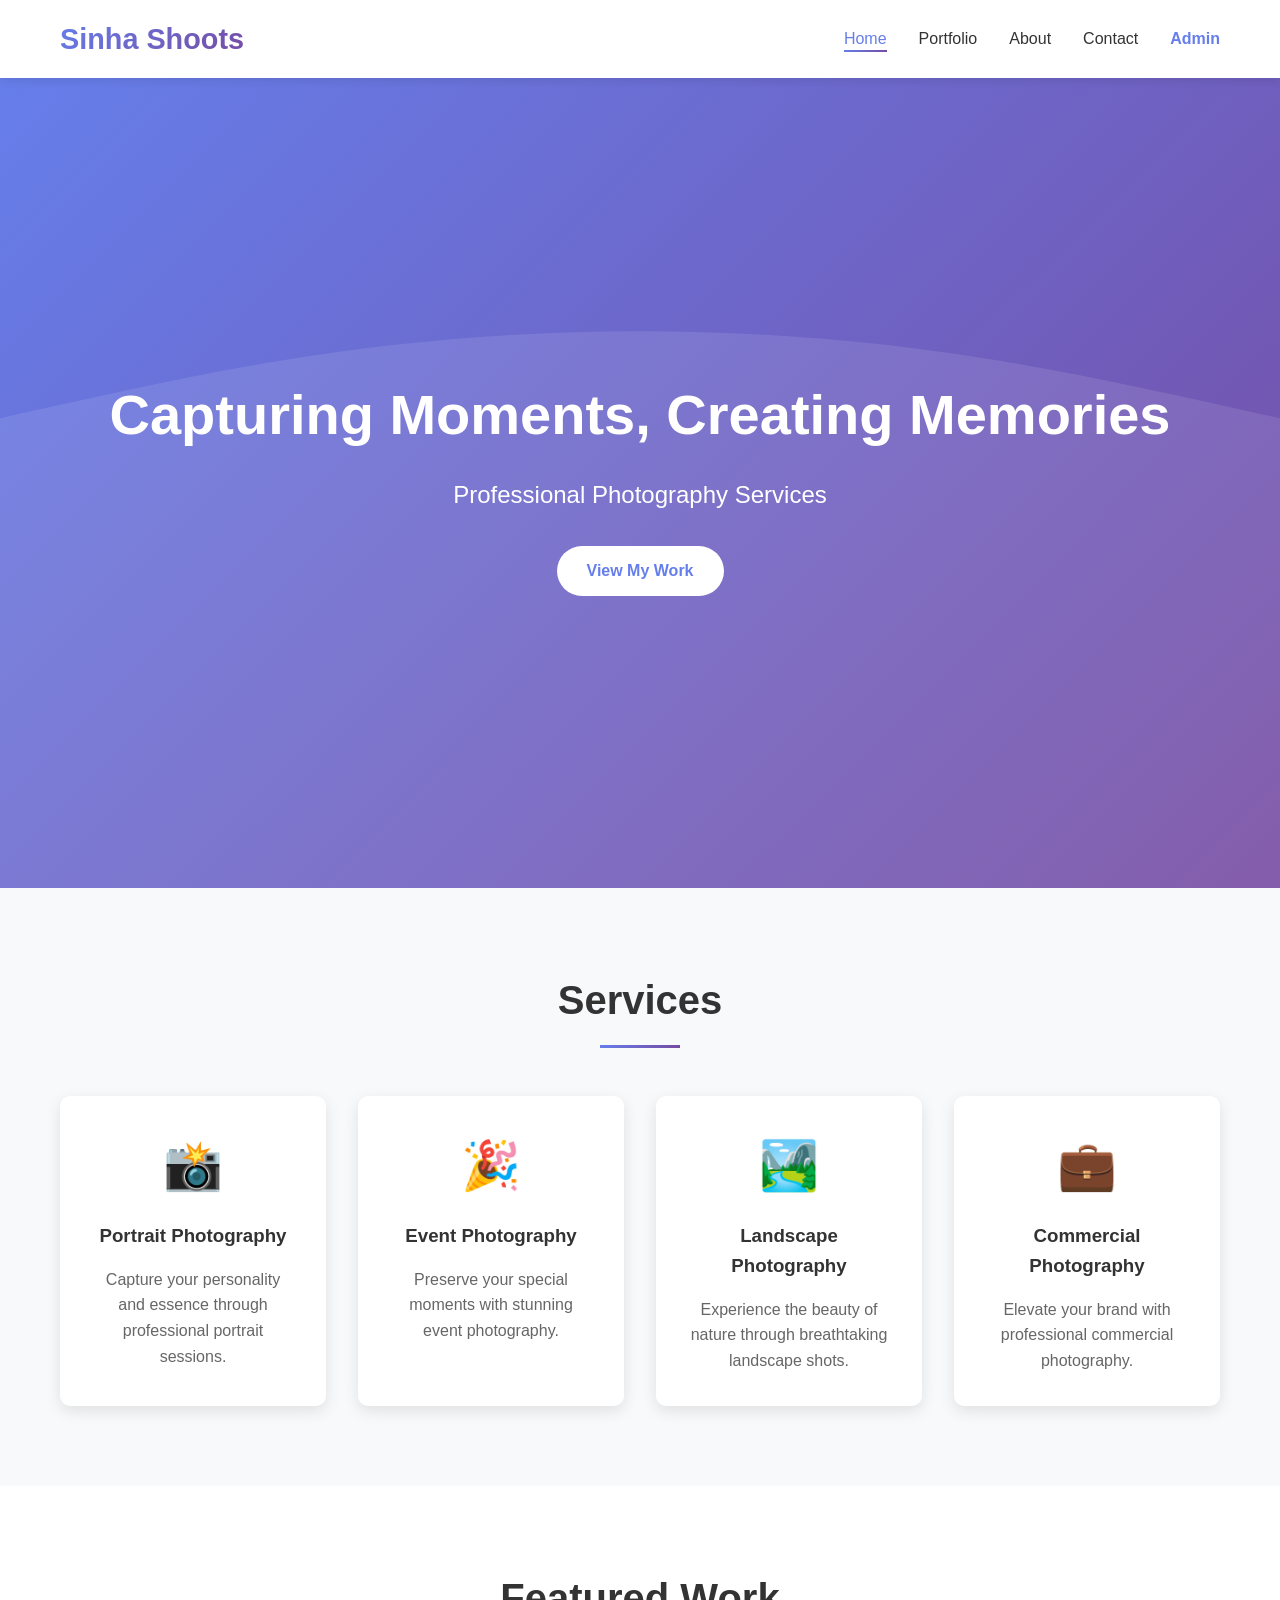
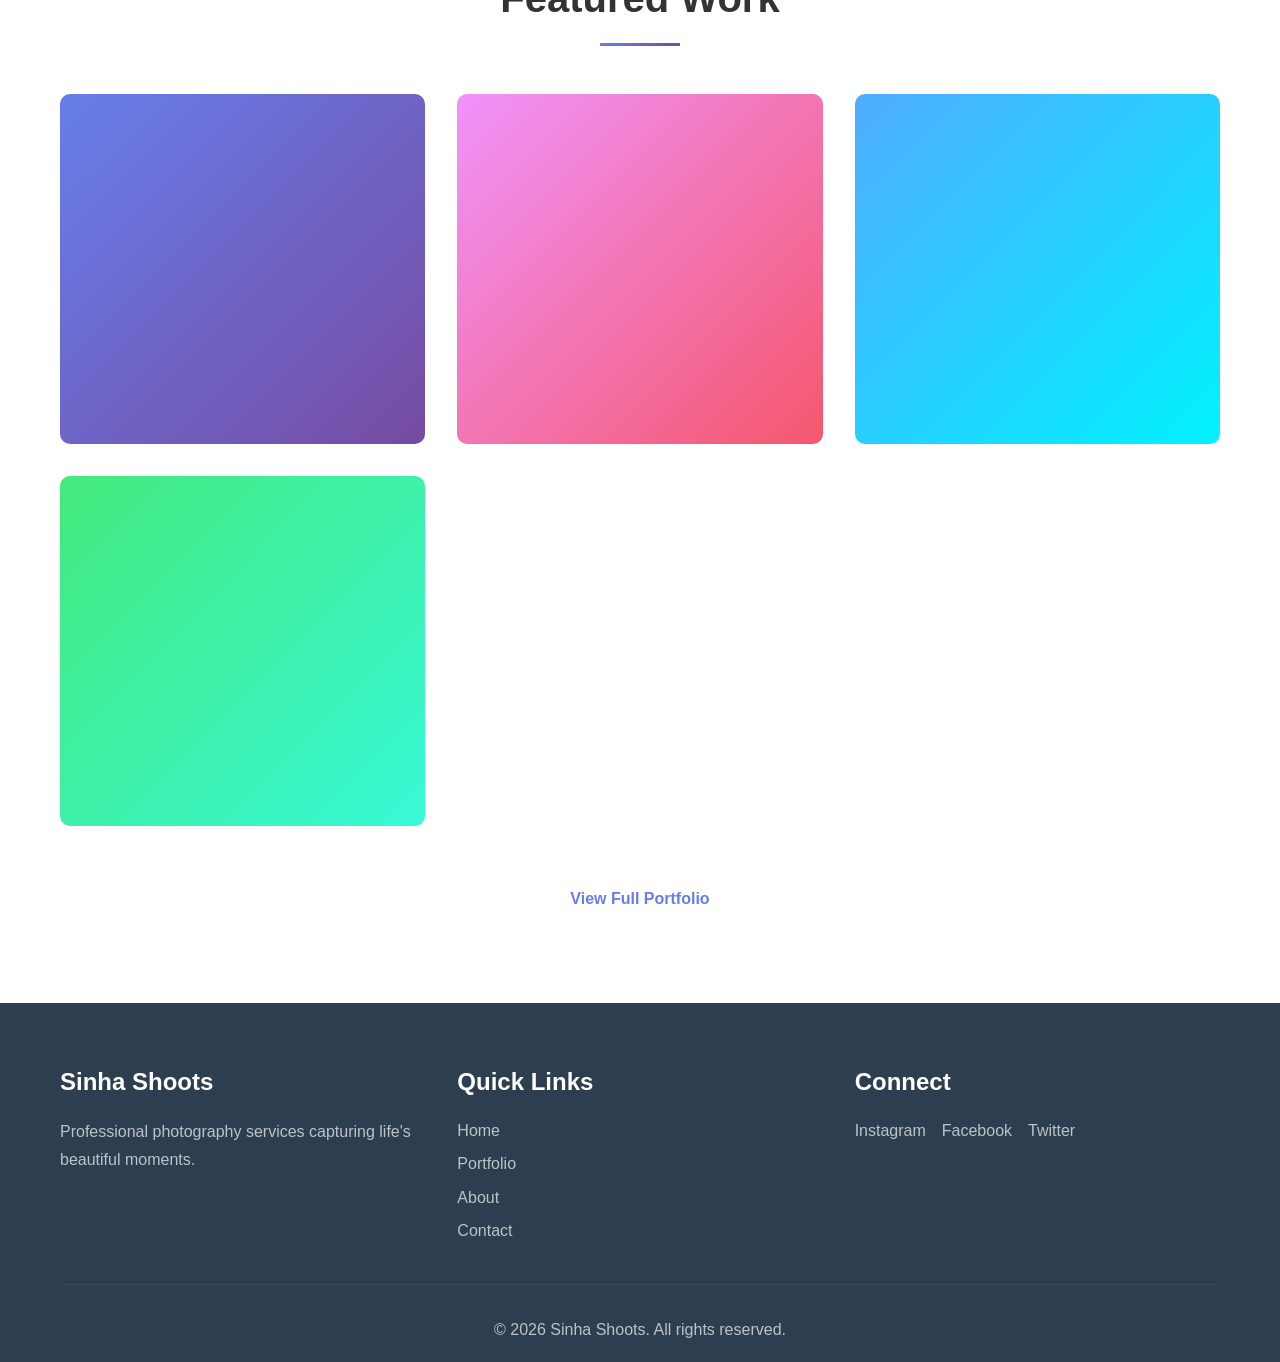
<file: index.html>
<!DOCTYPE html>
<html lang="en">
<head>
    <meta charset="UTF-8">
    <meta name="viewport" content="width=device-width, initial-scale=1.0">
    <title>Sinha Shoots - Photography Portfolio</title>
    <link rel="stylesheet" href="css/style.css">
</head>
<body>
    <!-- Navigation -->
    <nav class="navbar">
        <div class="container">
            <div class="logo">
                <h1>Sinha Shoots</h1>
            </div>
            <ul class="nav-menu">
                <li><a href="index.html" class="active">Home</a></li>
                <li><a href="portfolio.html">Portfolio</a></li>
                <li><a href="about.html">About</a></li>
                <li><a href="contact.html">Contact</a></li>
                <li><a href="admin.html" class="admin-link">Admin</a></li>
            </ul>
            <div class="hamburger">
                <span class="bar"></span>
                <span class="bar"></span>
                <span class="bar"></span>
            </div>
        </div>
    </nav>

    <!-- Hero Section -->
    <section class="hero">
        <div class="hero-content">
            <h2>Capturing Moments, Creating Memories</h2>
            <p>Professional Photography Services</p>
            <a href="portfolio.html" class="btn">View My Work</a>
        </div>
    </section>

    <!-- Services Section -->
    <section class="services">
        <div class="container">
            <h2 class="section-title">Services</h2>
            <div class="services-grid">
                <div class="service-card">
                    <div class="service-icon">📸</div>
                    <h3>Portrait Photography</h3>
                    <p>Capture your personality and essence through professional portrait sessions.</p>
                </div>
                <div class="service-card">
                    <div class="service-icon">🎉</div>
                    <h3>Event Photography</h3>
                    <p>Preserve your special moments with stunning event photography.</p>
                </div>
                <div class="service-card">
                    <div class="service-icon">🏞️</div>
                    <h3>Landscape Photography</h3>
                    <p>Experience the beauty of nature through breathtaking landscape shots.</p>
                </div>
                <div class="service-card">
                    <div class="service-icon">💼</div>
                    <h3>Commercial Photography</h3>
                    <p>Elevate your brand with professional commercial photography.</p>
                </div>
            </div>
        </div>
    </section>

    <!-- Featured Work Section -->
    <section class="featured-work">
        <div class="container">
            <h2 class="section-title">Featured Work</h2>
            <div class="gallery-preview">
                <div class="gallery-item">
                    <div class="placeholder-img" style="background: linear-gradient(135deg, #667eea 0%, #764ba2 100%);"></div>
                    <div class="item-overlay">
                        <h3>Portrait Session</h3>
                    </div>
                </div>
                <div class="gallery-item">
                    <div class="placeholder-img" style="background: linear-gradient(135deg, #f093fb 0%, #f5576c 100%);"></div>
                    <div class="item-overlay">
                        <h3>Wedding Event</h3>
                    </div>
                </div>
                <div class="gallery-item">
                    <div class="placeholder-img" style="background: linear-gradient(135deg, #4facfe 0%, #00f2fe 100%);"></div>
                    <div class="item-overlay">
                        <h3>Nature Landscape</h3>
                    </div>
                </div>
                <div class="gallery-item">
                    <div class="placeholder-img" style="background: linear-gradient(135deg, #43e97b 0%, #38f9d7 100%);"></div>
                    <div class="item-overlay">
                        <h3>Product Shoot</h3>
                    </div>
                </div>
            </div>
            <div class="cta-button">
                <a href="portfolio.html" class="btn">View Full Portfolio</a>
            </div>
        </div>
    </section>

    <!-- Footer -->
    <footer class="footer">
        <div class="container">
            <div class="footer-content">
                <div class="footer-section">
                    <h3>Sinha Shoots</h3>
                    <p>Professional photography services capturing life's beautiful moments.</p>
                </div>
                <div class="footer-section">
                    <h3>Quick Links</h3>
                    <ul>
                        <li><a href="index.html">Home</a></li>
                        <li><a href="portfolio.html">Portfolio</a></li>
                        <li><a href="about.html">About</a></li>
                        <li><a href="contact.html">Contact</a></li>
                    </ul>
                </div>
                <div class="footer-section">
                    <h3>Connect</h3>
                    <div class="social-links">
                        <a href="#" class="social-link">Instagram</a>
                        <a href="#" class="social-link">Facebook</a>
                        <a href="#" class="social-link">Twitter</a>
                    </div>
                </div>
            </div>
            <div class="footer-bottom">
                <p>&copy; 2026 Sinha Shoots. All rights reserved.</p>
            </div>
        </div>
    </footer>

    <script src="js/script.js"></script>
</body>
</html>
</file>
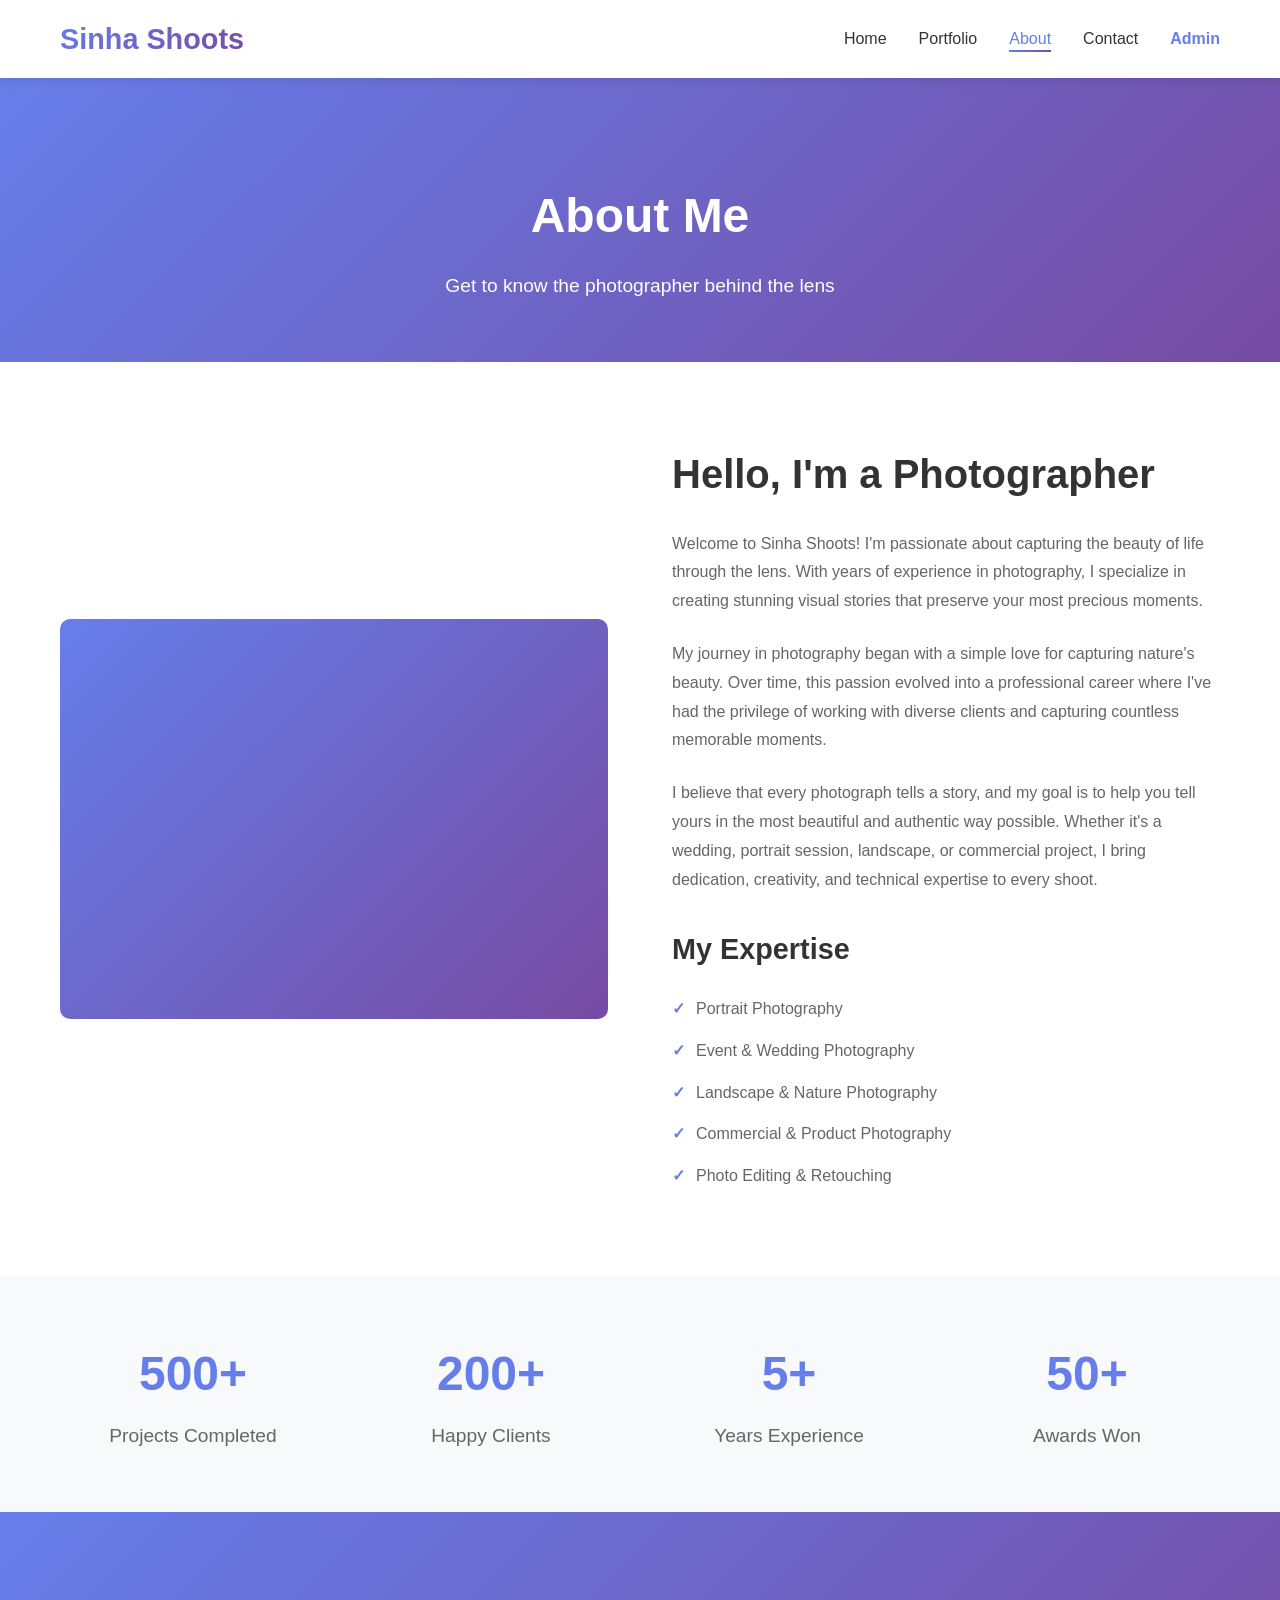
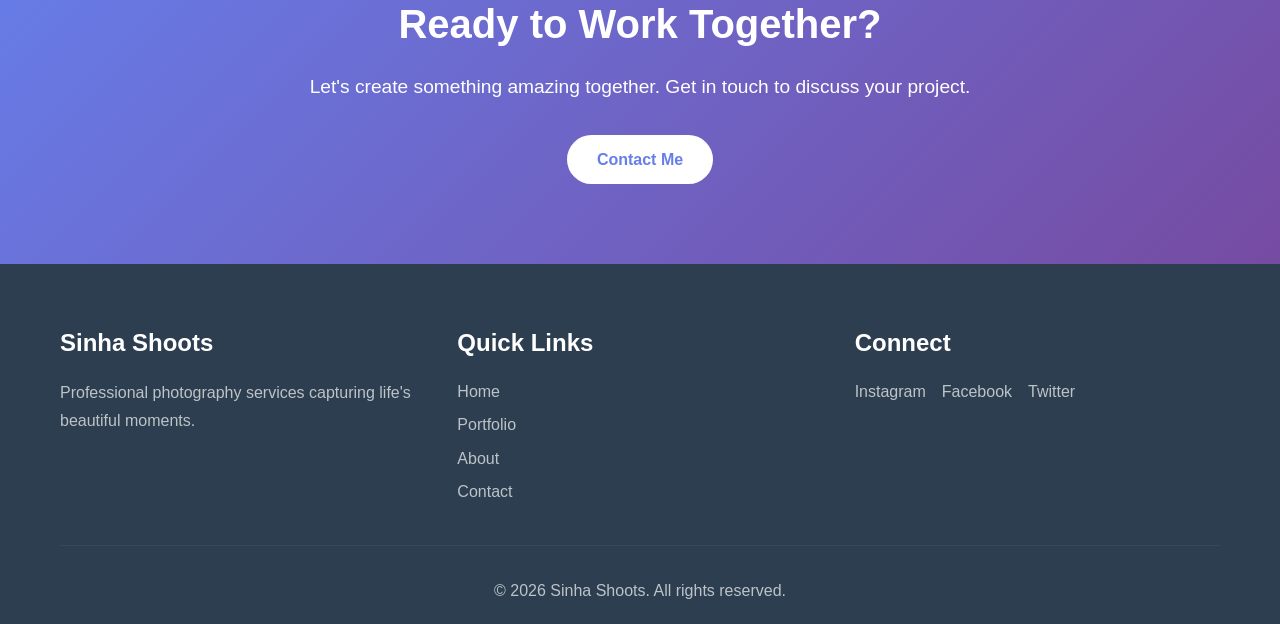
<file: about.html>
<!DOCTYPE html>
<html lang="en">
<head>
    <meta charset="UTF-8">
    <meta name="viewport" content="width=device-width, initial-scale=1.0">
    <title>About - Sinha Shoots</title>
    <link rel="stylesheet" href="css/style.css">
</head>
<body>
    <!-- Navigation -->
    <nav class="navbar">
        <div class="container">
            <div class="logo">
                <h1>Sinha Shoots</h1>
            </div>
            <ul class="nav-menu">
                <li><a href="index.html">Home</a></li>
                <li><a href="portfolio.html">Portfolio</a></li>
                <li><a href="about.html" class="active">About</a></li>
                <li><a href="contact.html">Contact</a></li>
                <li><a href="admin.html" class="admin-link">Admin</a></li>
            </ul>
            <div class="hamburger">
                <span class="bar"></span>
                <span class="bar"></span>
                <span class="bar"></span>
            </div>
        </div>
    </nav>

    <!-- Page Header -->
    <section class="page-header">
        <div class="container">
            <h1>About Me</h1>
            <p>Get to know the photographer behind the lens</p>
        </div>
    </section>

    <!-- About Content -->
    <section class="about-content">
        <div class="container">
            <div class="about-grid">
                <div class="about-image">
                    <div class="placeholder-img" style="background: linear-gradient(135deg, #667eea 0%, #764ba2 100%); min-height: 400px;"></div>
                </div>
                <div class="about-text">
                    <h2>Hello, I'm a Photographer</h2>
                    <p>Welcome to Sinha Shoots! I'm passionate about capturing the beauty of life through the lens. With years of experience in photography, I specialize in creating stunning visual stories that preserve your most precious moments.</p>
                    
                    <p>My journey in photography began with a simple love for capturing nature's beauty. Over time, this passion evolved into a professional career where I've had the privilege of working with diverse clients and capturing countless memorable moments.</p>
                    
                    <p>I believe that every photograph tells a story, and my goal is to help you tell yours in the most beautiful and authentic way possible. Whether it's a wedding, portrait session, landscape, or commercial project, I bring dedication, creativity, and technical expertise to every shoot.</p>
                    
                    <div class="skills">
                        <h3>My Expertise</h3>
                        <ul>
                            <li>Portrait Photography</li>
                            <li>Event & Wedding Photography</li>
                            <li>Landscape & Nature Photography</li>
                            <li>Commercial & Product Photography</li>
                            <li>Photo Editing & Retouching</li>
                        </ul>
                    </div>
                </div>
            </div>
        </div>
    </section>

    <!-- Stats Section -->
    <section class="stats-section">
        <div class="container">
            <div class="stats-grid">
                <div class="stat-item">
                    <h3>500+</h3>
                    <p>Projects Completed</p>
                </div>
                <div class="stat-item">
                    <h3>200+</h3>
                    <p>Happy Clients</p>
                </div>
                <div class="stat-item">
                    <h3>5+</h3>
                    <p>Years Experience</p>
                </div>
                <div class="stat-item">
                    <h3>50+</h3>
                    <p>Awards Won</p>
                </div>
            </div>
        </div>
    </section>

    <!-- CTA Section -->
    <section class="cta-section">
        <div class="container">
            <h2>Ready to Work Together?</h2>
            <p>Let's create something amazing together. Get in touch to discuss your project.</p>
            <a href="contact.html" class="btn">Contact Me</a>
        </div>
    </section>

    <!-- Footer -->
    <footer class="footer">
        <div class="container">
            <div class="footer-content">
                <div class="footer-section">
                    <h3>Sinha Shoots</h3>
                    <p>Professional photography services capturing life's beautiful moments.</p>
                </div>
                <div class="footer-section">
                    <h3>Quick Links</h3>
                    <ul>
                        <li><a href="index.html">Home</a></li>
                        <li><a href="portfolio.html">Portfolio</a></li>
                        <li><a href="about.html">About</a></li>
                        <li><a href="contact.html">Contact</a></li>
                    </ul>
                </div>
                <div class="footer-section">
                    <h3>Connect</h3>
                    <div class="social-links">
                        <a href="#" class="social-link">Instagram</a>
                        <a href="#" class="social-link">Facebook</a>
                        <a href="#" class="social-link">Twitter</a>
                    </div>
                </div>
            </div>
            <div class="footer-bottom">
                <p>&copy; 2026 Sinha Shoots. All rights reserved.</p>
            </div>
        </div>
    </footer>

    <script src="js/script.js"></script>
</body>
</html>
</file>
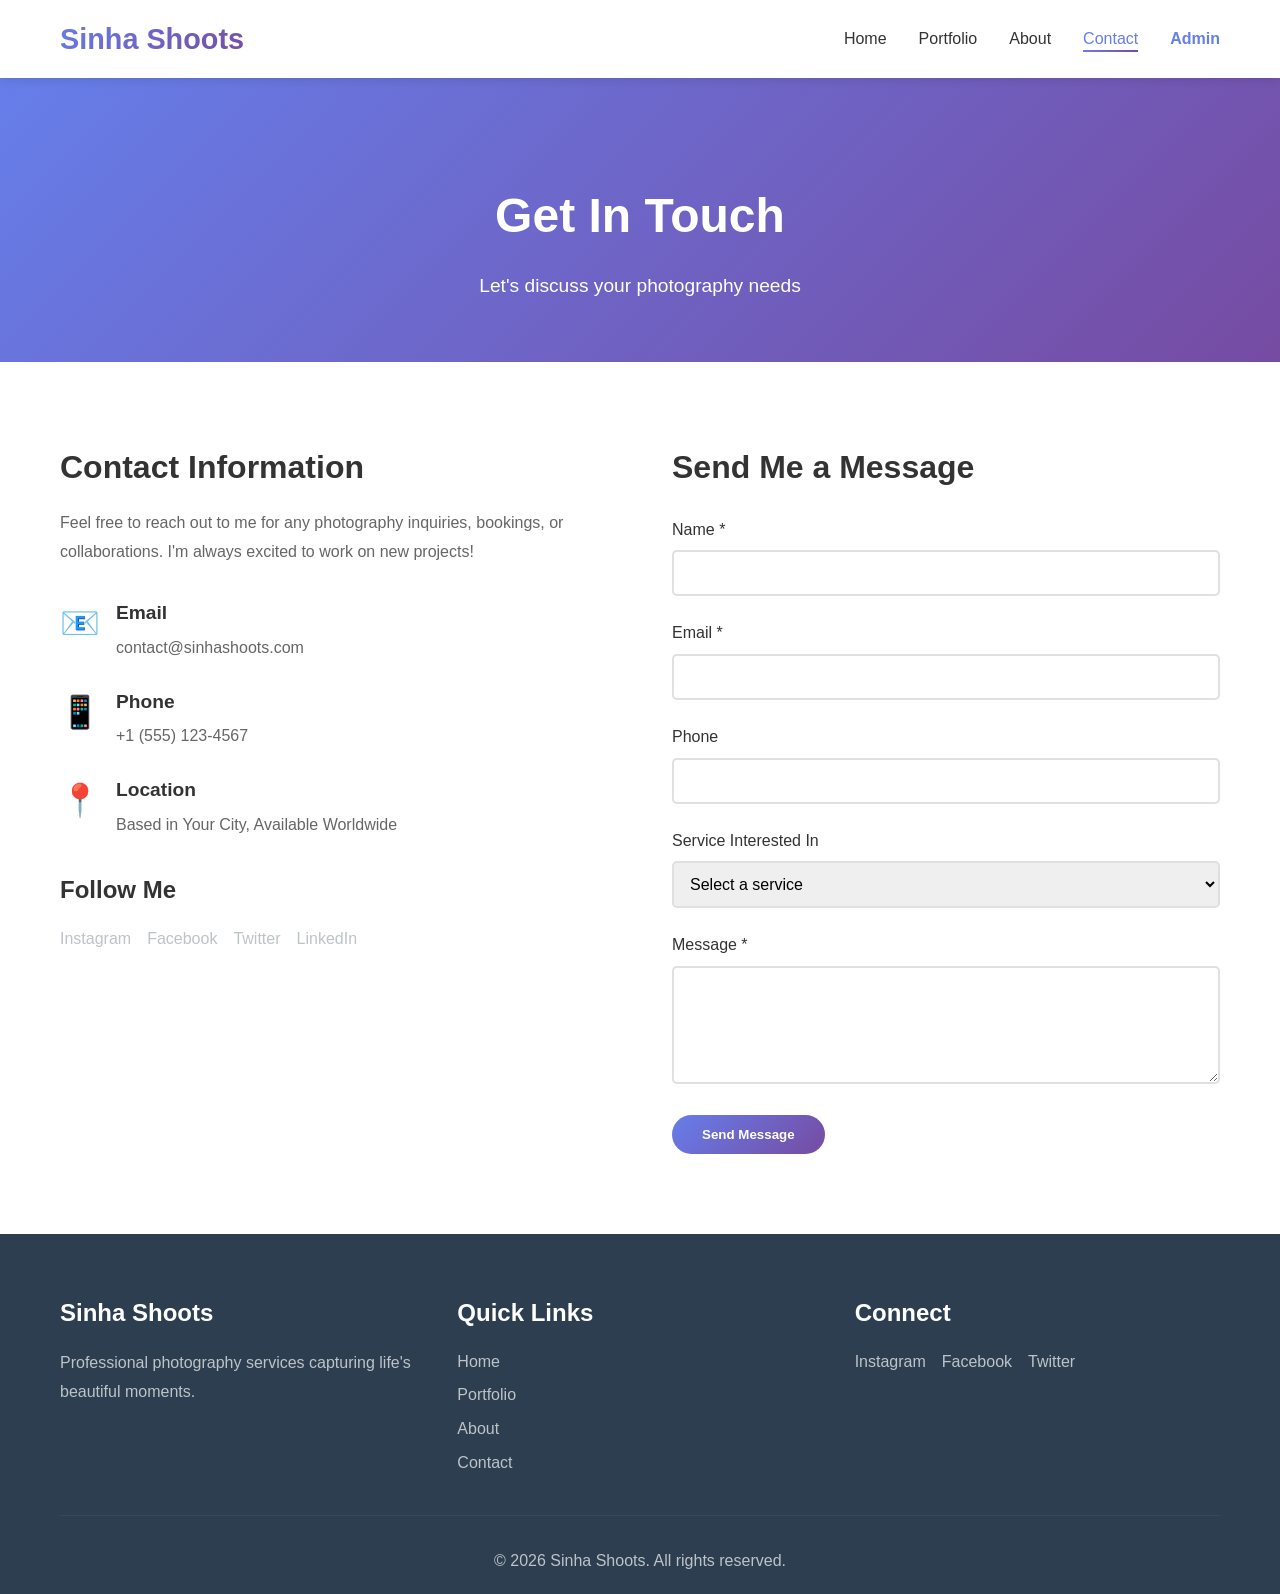
<file: contact.html>
<!DOCTYPE html>
<html lang="en">
<head>
    <meta charset="UTF-8">
    <meta name="viewport" content="width=device-width, initial-scale=1.0">
    <title>Contact - Sinha Shoots</title>
    <link rel="stylesheet" href="css/style.css">
</head>
<body>
    <!-- Navigation -->
    <nav class="navbar">
        <div class="container">
            <div class="logo">
                <h1>Sinha Shoots</h1>
            </div>
            <ul class="nav-menu">
                <li><a href="index.html">Home</a></li>
                <li><a href="portfolio.html">Portfolio</a></li>
                <li><a href="about.html">About</a></li>
                <li><a href="contact.html" class="active">Contact</a></li>
                <li><a href="admin.html" class="admin-link">Admin</a></li>
            </ul>
            <div class="hamburger">
                <span class="bar"></span>
                <span class="bar"></span>
                <span class="bar"></span>
            </div>
        </div>
    </nav>

    <!-- Page Header -->
    <section class="page-header">
        <div class="container">
            <h1>Get In Touch</h1>
            <p>Let's discuss your photography needs</p>
        </div>
    </section>

    <!-- Contact Section -->
    <section class="contact-section">
        <div class="container">
            <div class="contact-grid">
                <div class="contact-info">
                    <h2>Contact Information</h2>
                    <p>Feel free to reach out to me for any photography inquiries, bookings, or collaborations. I'm always excited to work on new projects!</p>
                    
                    <div class="contact-details">
                        <div class="contact-item">
                            <div class="contact-icon">📧</div>
                            <div>
                                <h3>Email</h3>
                                <p>contact@sinhashoots.com</p>
                            </div>
                        </div>
                        <div class="contact-item">
                            <div class="contact-icon">📱</div>
                            <div>
                                <h3>Phone</h3>
                                <p>+1 (555) 123-4567</p>
                            </div>
                        </div>
                        <div class="contact-item">
                            <div class="contact-icon">📍</div>
                            <div>
                                <h3>Location</h3>
                                <p>Based in Your City, Available Worldwide</p>
                            </div>
                        </div>
                    </div>

                    <div class="social-media">
                        <h3>Follow Me</h3>
                        <div class="social-links">
                            <a href="#" class="social-link">Instagram</a>
                            <a href="#" class="social-link">Facebook</a>
                            <a href="#" class="social-link">Twitter</a>
                            <a href="#" class="social-link">LinkedIn</a>
                        </div>
                    </div>
                </div>

                <div class="contact-form-container">
                    <h2>Send Me a Message</h2>
                    <form class="contact-form" id="contactForm">
                        <div class="form-group">
                            <label for="name">Name *</label>
                            <input type="text" id="name" name="name" required>
                        </div>
                        <div class="form-group">
                            <label for="email">Email *</label>
                            <input type="email" id="email" name="email" required>
                        </div>
                        <div class="form-group">
                            <label for="phone">Phone</label>
                            <input type="tel" id="phone" name="phone">
                        </div>
                        <div class="form-group">
                            <label for="service">Service Interested In</label>
                            <select id="service" name="service">
                                <option value="">Select a service</option>
                                <option value="portrait">Portrait Photography</option>
                                <option value="events">Event Photography</option>
                                <option value="landscape">Landscape Photography</option>
                                <option value="commercial">Commercial Photography</option>
                                <option value="other">Other</option>
                            </select>
                        </div>
                        <div class="form-group">
                            <label for="message">Message *</label>
                            <textarea id="message" name="message" rows="5" required></textarea>
                        </div>
                        <button type="submit" class="btn">Send Message</button>
                    </form>
                    <div id="formMessage" class="form-message"></div>
                </div>
            </div>
        </div>
    </section>

    <!-- Footer -->
    <footer class="footer">
        <div class="container">
            <div class="footer-content">
                <div class="footer-section">
                    <h3>Sinha Shoots</h3>
                    <p>Professional photography services capturing life's beautiful moments.</p>
                </div>
                <div class="footer-section">
                    <h3>Quick Links</h3>
                    <ul>
                        <li><a href="index.html">Home</a></li>
                        <li><a href="portfolio.html">Portfolio</a></li>
                        <li><a href="about.html">About</a></li>
                        <li><a href="contact.html">Contact</a></li>
                    </ul>
                </div>
                <div class="footer-section">
                    <h3>Connect</h3>
                    <div class="social-links">
                        <a href="#" class="social-link">Instagram</a>
                        <a href="#" class="social-link">Facebook</a>
                        <a href="#" class="social-link">Twitter</a>
                    </div>
                </div>
            </div>
            <div class="footer-bottom">
                <p>&copy; 2026 Sinha Shoots. All rights reserved.</p>
            </div>
        </div>
    </footer>

    <script src="js/script.js"></script>
</body>
</html>
</file>
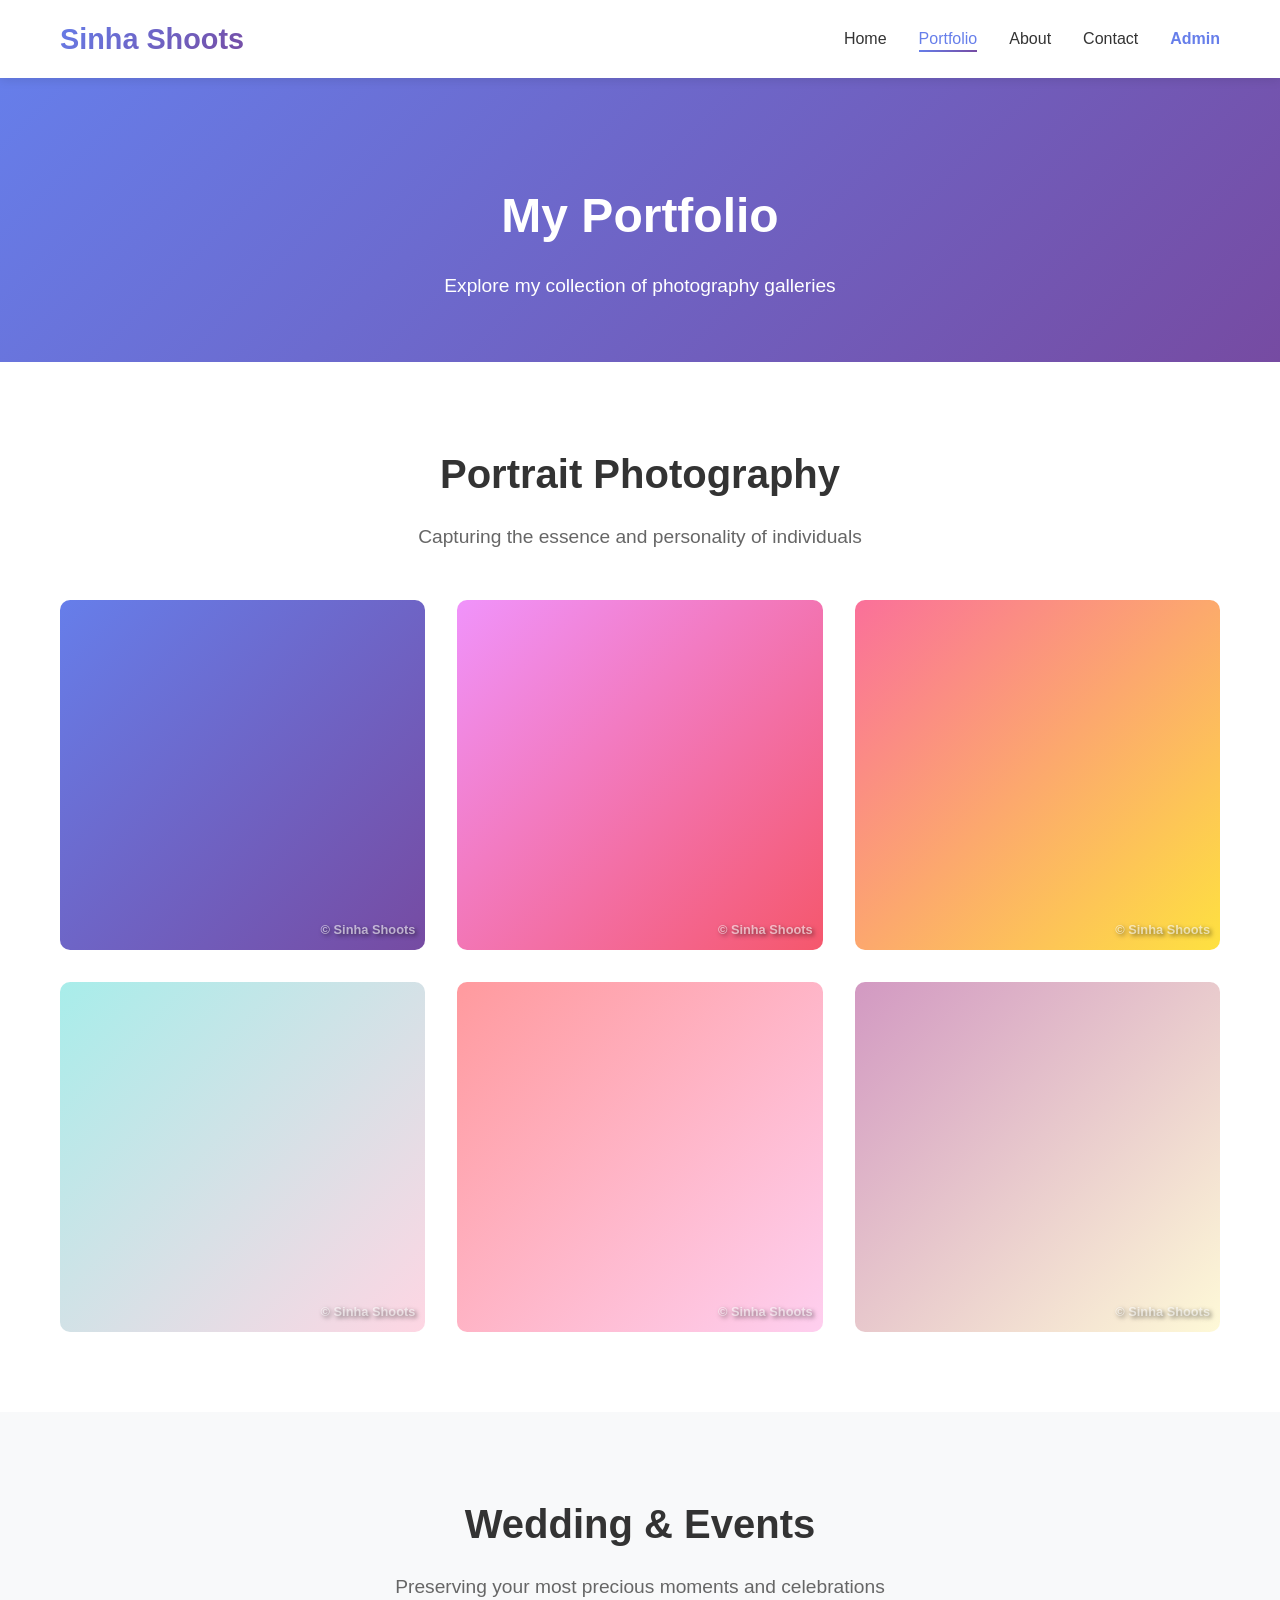
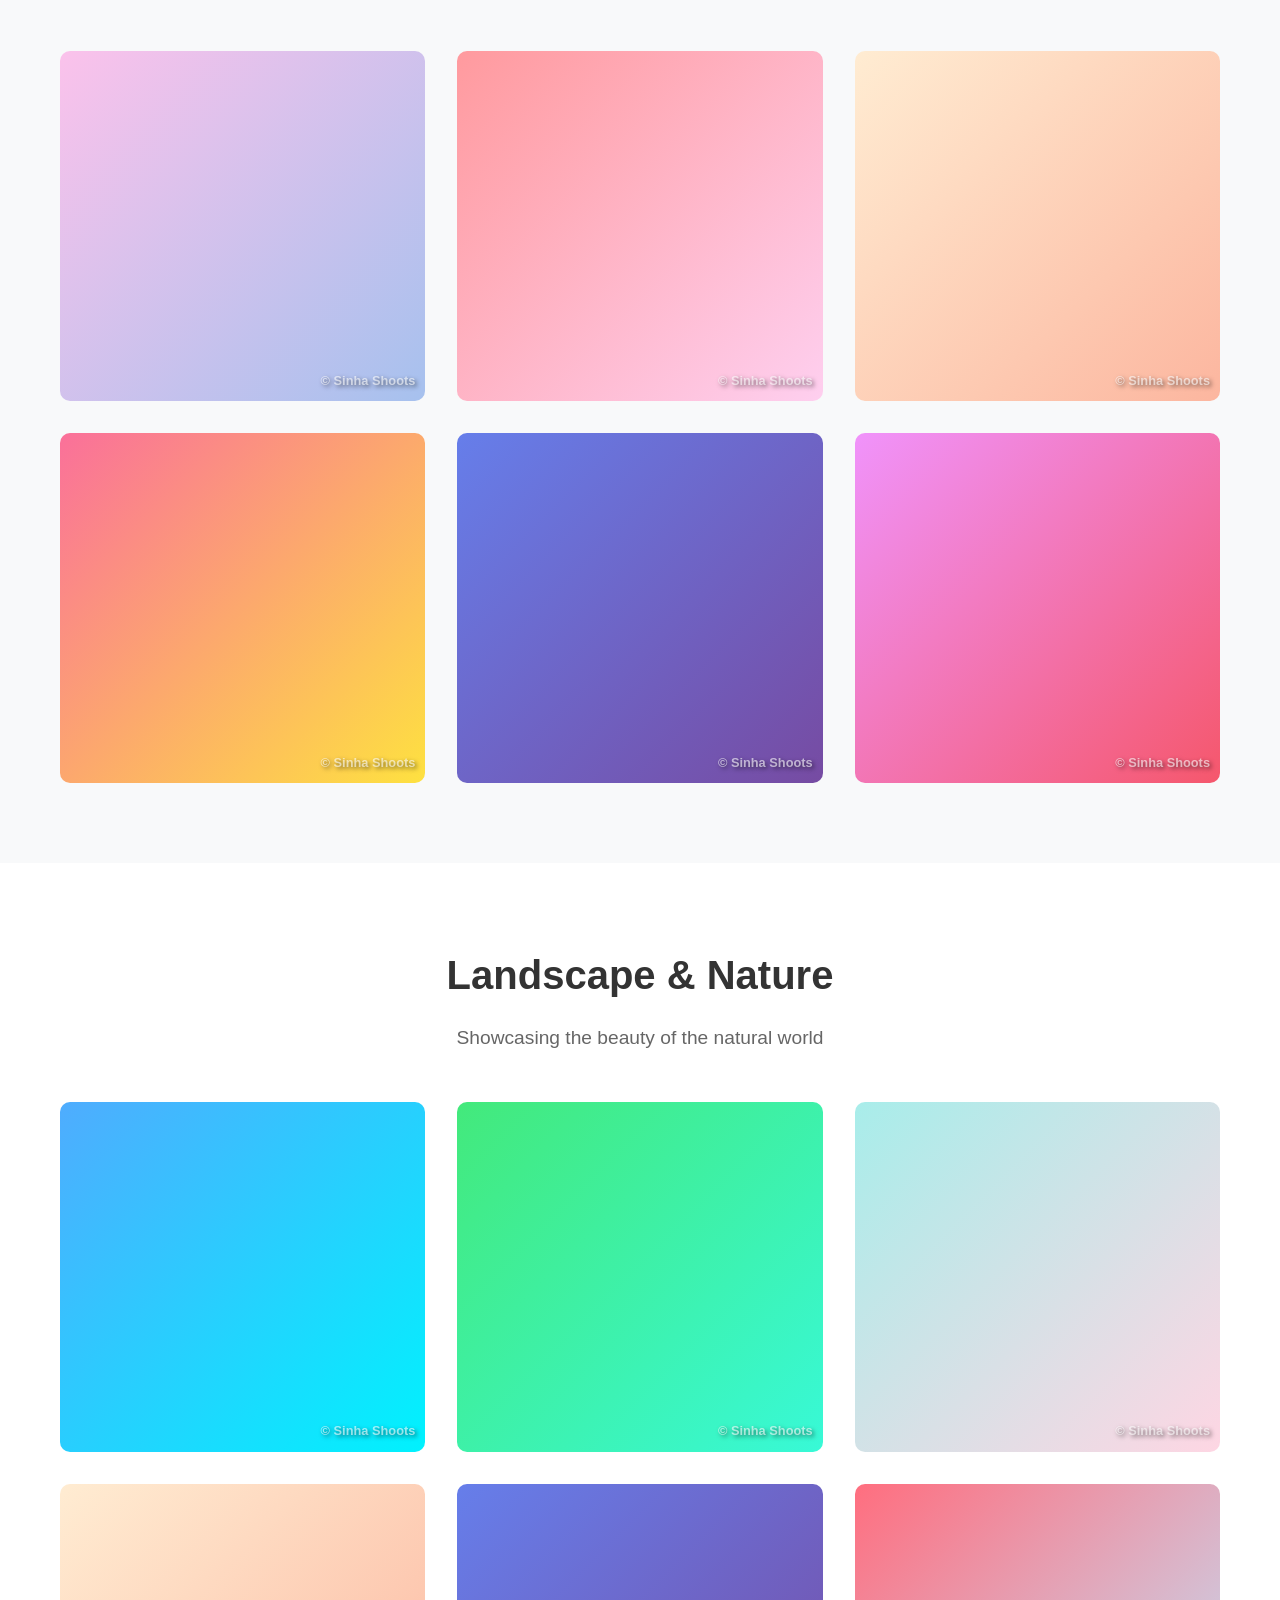
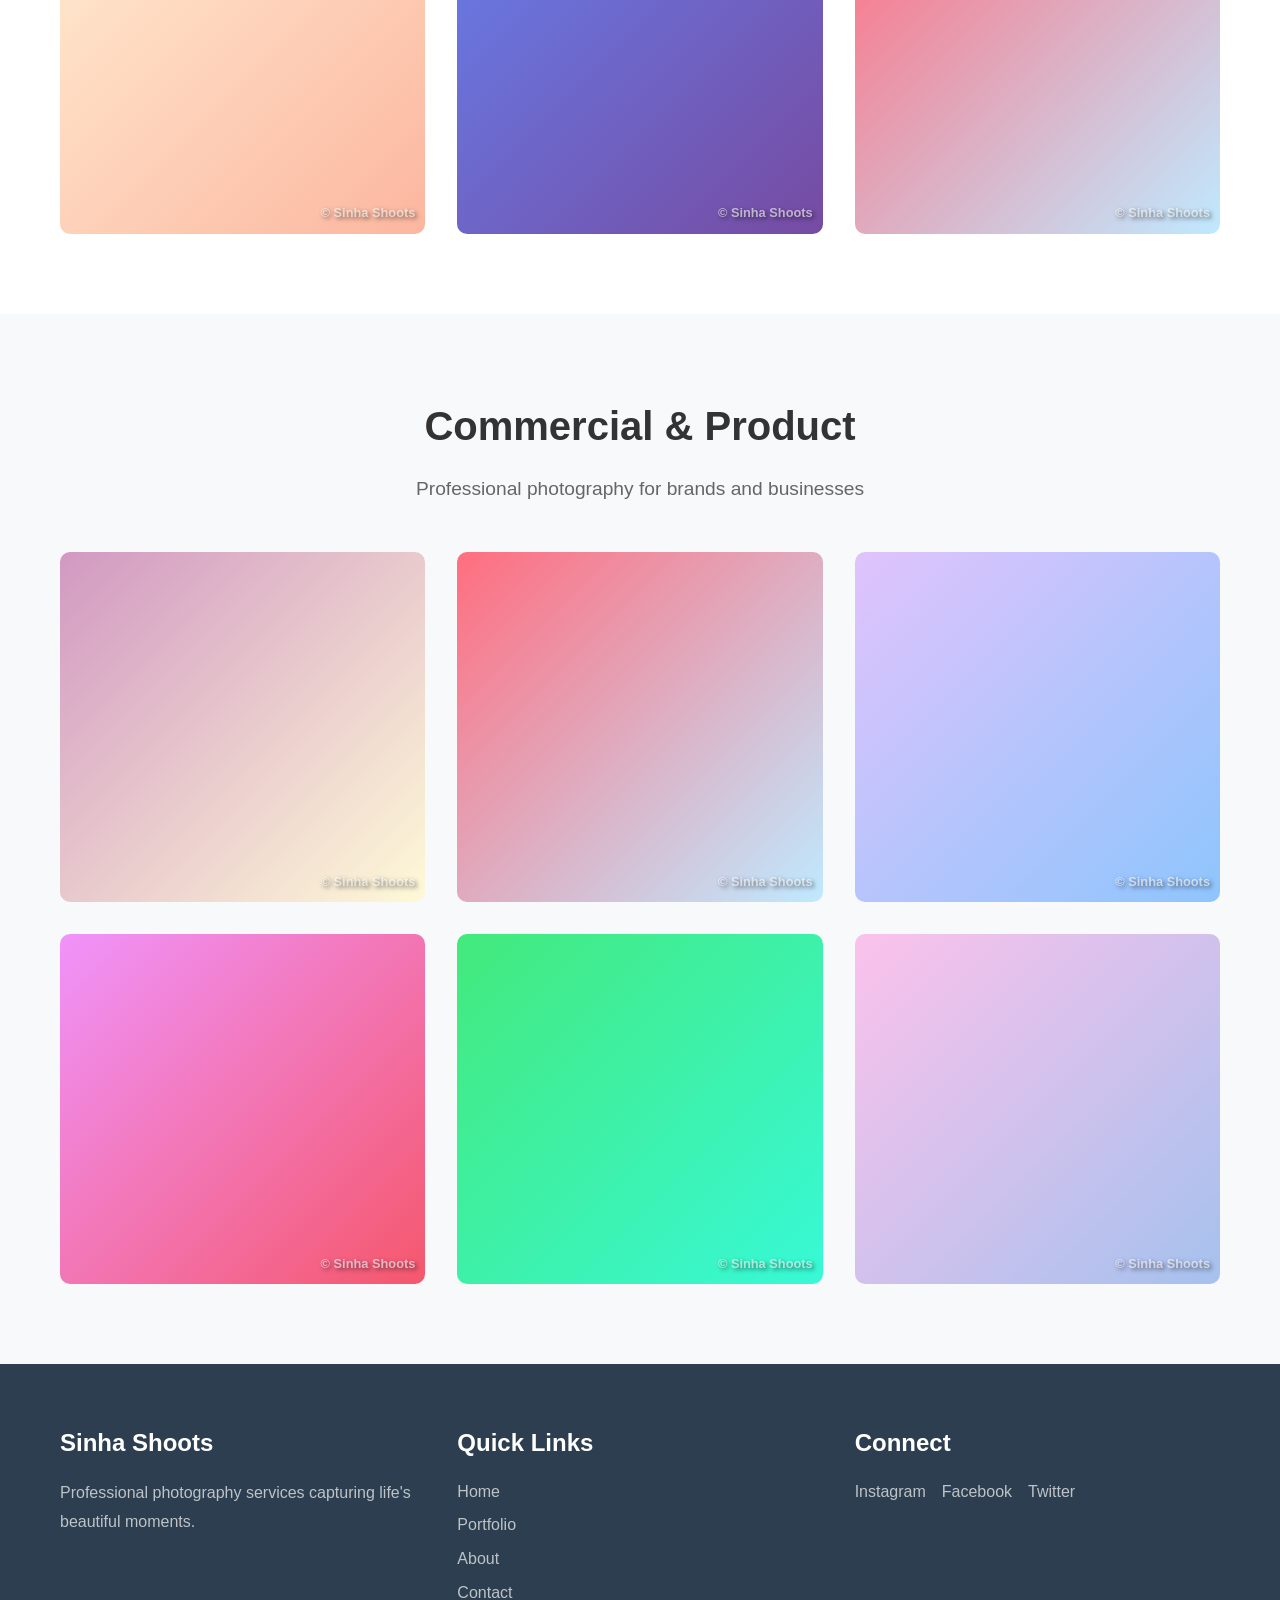
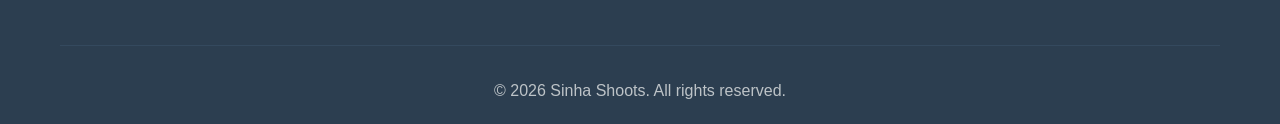
<file: portfolio.html>
<!DOCTYPE html>
<html lang="en">
<head>
    <meta charset="UTF-8">
    <meta name="viewport" content="width=device-width, initial-scale=1.0">
    <title>Portfolio - Sinha Shoots</title>
    <link rel="stylesheet" href="css/style.css">
</head>
<body>
    <!-- Navigation -->
    <nav class="navbar">
        <div class="container">
            <div class="logo">
                <h1>Sinha Shoots</h1>
            </div>
            <ul class="nav-menu">
                <li><a href="index.html">Home</a></li>
                <li><a href="portfolio.html" class="active">Portfolio</a></li>
                <li><a href="about.html">About</a></li>
                <li><a href="contact.html">Contact</a></li>
                <li><a href="admin.html" class="admin-link">Admin</a></li>
            </ul>
            <div class="hamburger">
                <span class="bar"></span>
                <span class="bar"></span>
                <span class="bar"></span>
            </div>
        </div>
    </nav>

    <!-- Page Header -->
    <section class="page-header">
        <div class="container">
            <h1>My Portfolio</h1>
            <p>Explore my collection of photography galleries</p>
        </div>
    </section>

    <!-- Portrait Gallery Section -->
    <section class="gallery-section">
        <div class="container">
            <h2 class="gallery-section-title">Portrait Photography</h2>
            <p class="gallery-section-desc">Capturing the essence and personality of individuals</p>
            <div class="gallery-grid">
                <div class="gallery-item" data-img="portrait-1">
                    <div class="placeholder-img" style="background: linear-gradient(135deg, #667eea 0%, #764ba2 100%);"></div>
                    <div class="item-overlay">
                        <h3>Professional Headshot</h3>
                        <p>Click to view</p>
                    </div>
                    <div class="watermark">© Sinha Shoots</div>
                </div>
                <div class="gallery-item" data-img="portrait-2">
                    <div class="placeholder-img" style="background: linear-gradient(135deg, #f093fb 0%, #f5576c 100%);"></div>
                    <div class="item-overlay">
                        <h3>Studio Session</h3>
                        <p>Click to view</p>
                    </div>
                    <div class="watermark">© Sinha Shoots</div>
                </div>
                <div class="gallery-item" data-img="portrait-3">
                    <div class="placeholder-img" style="background: linear-gradient(135deg, #fa709a 0%, #fee140 100%);"></div>
                    <div class="item-overlay">
                        <h3>Outdoor Portrait</h3>
                        <p>Click to view</p>
                    </div>
                    <div class="watermark">© Sinha Shoots</div>
                </div>
                <div class="gallery-item" data-img="portrait-4">
                    <div class="placeholder-img" style="background: linear-gradient(135deg, #a8edea 0%, #fed6e3 100%);"></div>
                    <div class="item-overlay">
                        <h3>Creative Portrait</h3>
                        <p>Click to view</p>
                    </div>
                    <div class="watermark">© Sinha Shoots</div>
                </div>
                <div class="gallery-item" data-img="portrait-5">
                    <div class="placeholder-img" style="background: linear-gradient(135deg, #ff9a9e 0%, #fecfef 100%);"></div>
                    <div class="item-overlay">
                        <h3>Family Portrait</h3>
                        <p>Click to view</p>
                    </div>
                    <div class="watermark">© Sinha Shoots</div>
                </div>
                <div class="gallery-item" data-img="portrait-6">
                    <div class="placeholder-img" style="background: linear-gradient(135deg, #d299c2 0%, #fef9d7 100%);"></div>
                    <div class="item-overlay">
                        <h3>Business Portrait</h3>
                        <p>Click to view</p>
                    </div>
                    <div class="watermark">© Sinha Shoots</div>
                </div>
            </div>
        </div>
    </section>

    <!-- Wedding & Events Gallery Section -->
    <section class="gallery-section alt-bg">
        <div class="container">
            <h2 class="gallery-section-title">Wedding & Events</h2>
            <p class="gallery-section-desc">Preserving your most precious moments and celebrations</p>
            <div class="gallery-grid">
                <div class="gallery-item" data-img="wedding-1">
                    <div class="placeholder-img" style="background: linear-gradient(135deg, #fbc2eb 0%, #a6c1ee 100%);"></div>
                    <div class="item-overlay">
                        <h3>Wedding Ceremony</h3>
                        <p>Click to view</p>
                    </div>
                    <div class="watermark">© Sinha Shoots</div>
                </div>
                <div class="gallery-item" data-img="wedding-2">
                    <div class="placeholder-img" style="background: linear-gradient(135deg, #ff9a9e 0%, #fecfef 100%);"></div>
                    <div class="item-overlay">
                        <h3>Reception Celebration</h3>
                        <p>Click to view</p>
                    </div>
                    <div class="watermark">© Sinha Shoots</div>
                </div>
                <div class="gallery-item" data-img="wedding-3">
                    <div class="placeholder-img" style="background: linear-gradient(135deg, #ffecd2 0%, #fcb69f 100%);"></div>
                    <div class="item-overlay">
                        <h3>Bride & Groom</h3>
                        <p>Click to view</p>
                    </div>
                    <div class="watermark">© Sinha Shoots</div>
                </div>
                <div class="gallery-item" data-img="event-1">
                    <div class="placeholder-img" style="background: linear-gradient(135deg, #fa709a 0%, #fee140 100%);"></div>
                    <div class="item-overlay">
                        <h3>Birthday Celebration</h3>
                        <p>Click to view</p>
                    </div>
                    <div class="watermark">© Sinha Shoots</div>
                </div>
                <div class="gallery-item" data-img="event-2">
                    <div class="placeholder-img" style="background: linear-gradient(135deg, #667eea 0%, #764ba2 100%);"></div>
                    <div class="item-overlay">
                        <h3>Corporate Event</h3>
                        <p>Click to view</p>
                    </div>
                    <div class="watermark">© Sinha Shoots</div>
                </div>
                <div class="gallery-item" data-img="event-3">
                    <div class="placeholder-img" style="background: linear-gradient(135deg, #f093fb 0%, #f5576c 100%);"></div>
                    <div class="item-overlay">
                        <h3>Anniversary Party</h3>
                        <p>Click to view</p>
                    </div>
                    <div class="watermark">© Sinha Shoots</div>
                </div>
            </div>
        </div>
    </section>

    <!-- Landscape Gallery Section -->
    <section class="gallery-section">
        <div class="container">
            <h2 class="gallery-section-title">Landscape & Nature</h2>
            <p class="gallery-section-desc">Showcasing the beauty of the natural world</p>
            <div class="gallery-grid">
                <div class="gallery-item" data-img="landscape-1">
                    <div class="placeholder-img" style="background: linear-gradient(135deg, #4facfe 0%, #00f2fe 100%);"></div>
                    <div class="item-overlay">
                        <h3>Mountain Vista</h3>
                        <p>Click to view</p>
                    </div>
                    <div class="watermark">© Sinha Shoots</div>
                </div>
                <div class="gallery-item" data-img="landscape-2">
                    <div class="placeholder-img" style="background: linear-gradient(135deg, #43e97b 0%, #38f9d7 100%);"></div>
                    <div class="item-overlay">
                        <h3>Sunset Beach</h3>
                        <p>Click to view</p>
                    </div>
                    <div class="watermark">© Sinha Shoots</div>
                </div>
                <div class="gallery-item" data-img="landscape-3">
                    <div class="placeholder-img" style="background: linear-gradient(135deg, #a8edea 0%, #fed6e3 100%);"></div>
                    <div class="item-overlay">
                        <h3>Forest Path</h3>
                        <p>Click to view</p>
                    </div>
                    <div class="watermark">© Sinha Shoots</div>
                </div>
                <div class="gallery-item" data-img="landscape-4">
                    <div class="placeholder-img" style="background: linear-gradient(135deg, #ffecd2 0%, #fcb69f 100%);"></div>
                    <div class="item-overlay">
                        <h3>Desert Dunes</h3>
                        <p>Click to view</p>
                    </div>
                    <div class="watermark">© Sinha Shoots</div>
                </div>
                <div class="gallery-item" data-img="landscape-5">
                    <div class="placeholder-img" style="background: linear-gradient(135deg, #667eea 0%, #764ba2 100%);"></div>
                    <div class="item-overlay">
                        <h3>Ocean Waves</h3>
                        <p>Click to view</p>
                    </div>
                    <div class="watermark">© Sinha Shoots</div>
                </div>
                <div class="gallery-item" data-img="landscape-6">
                    <div class="placeholder-img" style="background: linear-gradient(135deg, #ff6e7f 0%, #bfe9ff 100%);"></div>
                    <div class="item-overlay">
                        <h3>Aurora Borealis</h3>
                        <p>Click to view</p>
                    </div>
                    <div class="watermark">© Sinha Shoots</div>
                </div>
            </div>
        </div>
    </section>

    <!-- Commercial Gallery Section -->
    <section class="gallery-section alt-bg">
        <div class="container">
            <h2 class="gallery-section-title">Commercial & Product</h2>
            <p class="gallery-section-desc">Professional photography for brands and businesses</p>
            <div class="gallery-grid">
                <div class="gallery-item" data-img="commercial-1">
                    <div class="placeholder-img" style="background: linear-gradient(135deg, #d299c2 0%, #fef9d7 100%);"></div>
                    <div class="item-overlay">
                        <h3>Product Photography</h3>
                        <p>Click to view</p>
                    </div>
                    <div class="watermark">© Sinha Shoots</div>
                </div>
                <div class="gallery-item" data-img="commercial-2">
                    <div class="placeholder-img" style="background: linear-gradient(135deg, #ff6e7f 0%, #bfe9ff 100%);"></div>
                    <div class="item-overlay">
                        <h3>Brand Campaign</h3>
                        <p>Click to view</p>
                    </div>
                    <div class="watermark">© Sinha Shoots</div>
                </div>
                <div class="gallery-item" data-img="commercial-3">
                    <div class="placeholder-img" style="background: linear-gradient(135deg, #e0c3fc 0%, #8ec5fc 100%);"></div>
                    <div class="item-overlay">
                        <h3>Corporate Headshots</h3>
                        <p>Click to view</p>
                    </div>
                    <div class="watermark">© Sinha Shoots</div>
                </div>
                <div class="gallery-item" data-img="commercial-4">
                    <div class="placeholder-img" style="background: linear-gradient(135deg, #f093fb 0%, #f5576c 100%);"></div>
                    <div class="item-overlay">
                        <h3>Fashion Shoot</h3>
                        <p>Click to view</p>
                    </div>
                    <div class="watermark">© Sinha Shoots</div>
                </div>
                <div class="gallery-item" data-img="commercial-5">
                    <div class="placeholder-img" style="background: linear-gradient(135deg, #43e97b 0%, #38f9d7 100%);"></div>
                    <div class="item-overlay">
                        <h3>Food Photography</h3>
                        <p>Click to view</p>
                    </div>
                    <div class="watermark">© Sinha Shoots</div>
                </div>
                <div class="gallery-item" data-img="commercial-6">
                    <div class="placeholder-img" style="background: linear-gradient(135deg, #fbc2eb 0%, #a6c1ee 100%);"></div>
                    <div class="item-overlay">
                        <h3>Real Estate</h3>
                        <p>Click to view</p>
                    </div>
                    <div class="watermark">© Sinha Shoots</div>
                </div>
            </div>
        </div>
    </section>

    <!-- Lightbox Modal -->
    <div id="lightbox" class="lightbox">
        <span class="lightbox-close">&times;</span>
        <div class="lightbox-content">
            <div class="lightbox-img-container">
                <div id="lightboxImage" class="lightbox-image"></div>
                <div class="lightbox-watermark">© Sinha Shoots - All Rights Reserved</div>
                <div class="protection-overlay"></div>
            </div>
        </div>
    </div>

    <!-- Footer -->
    <footer class="footer">
        <div class="container">
            <div class="footer-content">
                <div class="footer-section">
                    <h3>Sinha Shoots</h3>
                    <p>Professional photography services capturing life's beautiful moments.</p>
                </div>
                <div class="footer-section">
                    <h3>Quick Links</h3>
                    <ul>
                        <li><a href="index.html">Home</a></li>
                        <li><a href="portfolio.html">Portfolio</a></li>
                        <li><a href="about.html">About</a></li>
                        <li><a href="contact.html">Contact</a></li>
                    </ul>
                </div>
                <div class="footer-section">
                    <h3>Connect</h3>
                    <div class="social-links">
                        <a href="#" class="social-link">Instagram</a>
                        <a href="#" class="social-link">Facebook</a>
                        <a href="#" class="social-link">Twitter</a>
                    </div>
                </div>
            </div>
            <div class="footer-bottom">
                <p>&copy; 2026 Sinha Shoots. All rights reserved.</p>
            </div>
        </div>
    </footer>

    <script src="js/script.js"></script>
</body>
</html>
</file>
<file: css/style.css>
/* Global Styles */
* {
    margin: 0;
    padding: 0;
    box-sizing: border-box;
}

:root {
    --primary-color: #667eea;
    --secondary-color: #764ba2;
    --text-color: #333;
    --text-light: #666;
    --bg-light: #f8f9fa;
    --white: #ffffff;
    --transition: all 0.3s ease;
}

body {
    font-family: 'Segoe UI', Tahoma, Geneva, Verdana, sans-serif;
    line-height: 1.6;
    color: var(--text-color);
    background-color: var(--white);
}

.container {
    max-width: 1200px;
    margin: 0 auto;
    padding: 0 20px;
}

/* Navigation */
.navbar {
    background-color: var(--white);
    box-shadow: 0 2px 10px rgba(0, 0, 0, 0.1);
    position: sticky;
    top: 0;
    z-index: 1000;
}

.navbar .container {
    display: flex;
    justify-content: space-between;
    align-items: center;
    padding: 1rem 20px;
}

.logo h1 {
    font-size: 1.8rem;
    background: linear-gradient(135deg, var(--primary-color), var(--secondary-color));
    -webkit-background-clip: text;
    -webkit-text-fill-color: transparent;
    background-clip: text;
}

.nav-menu {
    display: flex;
    list-style: none;
    gap: 2rem;
}

.nav-menu a {
    text-decoration: none;
    color: var(--text-color);
    font-weight: 500;
    transition: var(--transition);
    position: relative;
}

.nav-menu a:hover,
.nav-menu a.active {
    color: var(--primary-color);
}

.nav-menu a::after {
    content: '';
    position: absolute;
    bottom: -5px;
    left: 0;
    width: 0;
    height: 2px;
    background: linear-gradient(135deg, var(--primary-color), var(--secondary-color));
    transition: var(--transition);
}

.nav-menu a:hover::after,
.nav-menu a.active::after {
    width: 100%;
}

.nav-menu a.admin-link {
    color: var(--primary-color);
    font-weight: 600;
}

.hamburger {
    display: none;
    flex-direction: column;
    cursor: pointer;
}

.hamburger .bar {
    width: 25px;
    height: 3px;
    background-color: var(--text-color);
    margin: 3px 0;
    transition: var(--transition);
}

/* Hero Section */
.hero {
    height: 90vh;
    background: linear-gradient(135deg, var(--primary-color), var(--secondary-color));
    display: flex;
    align-items: center;
    justify-content: center;
    text-align: center;
    color: var(--white);
    position: relative;
    overflow: hidden;
}

.hero::before {
    content: '';
    position: absolute;
    top: 0;
    left: 0;
    right: 0;
    bottom: 0;
    background: url('data:image/svg+xml,<svg xmlns="http://www.w3.org/2000/svg" viewBox="0 0 1440 320"><path fill="rgba(255,255,255,0.1)" d="M0,96L48,112C96,128,192,160,288,160C384,160,480,128,576,112C672,96,768,96,864,112C960,128,1056,160,1152,160C1248,160,1344,128,1392,112L1440,96L1440,320L1392,320C1344,320,1248,320,1152,320C1056,320,960,320,864,320C768,320,672,320,576,320C480,320,384,320,288,320C192,320,96,320,48,320L0,320Z"></path></svg>') no-repeat bottom;
    background-size: cover;
}

.hero-content {
    position: relative;
    z-index: 1;
}

.hero h2 {
    font-size: 3.5rem;
    margin-bottom: 1rem;
    animation: fadeInUp 1s ease;
}

.hero p {
    font-size: 1.5rem;
    margin-bottom: 2rem;
    animation: fadeInUp 1s ease 0.2s;
    animation-fill-mode: both;
}

@keyframes fadeInUp {
    from {
        opacity: 0;
        transform: translateY(30px);
    }
    to {
        opacity: 1;
        transform: translateY(0);
    }
}

/* Buttons */
.btn {
    display: inline-block;
    padding: 12px 30px;
    background: var(--white);
    color: var(--primary-color);
    text-decoration: none;
    border-radius: 50px;
    font-weight: 600;
    transition: var(--transition);
    border: none;
    cursor: pointer;
    animation: fadeInUp 1s ease 0.4s;
    animation-fill-mode: both;
}

.btn:hover {
    transform: translateY(-3px);
    box-shadow: 0 10px 20px rgba(0, 0, 0, 0.2);
}

/* Section Styles */
section {
    padding: 80px 0;
}

.section-title {
    text-align: center;
    font-size: 2.5rem;
    margin-bottom: 3rem;
    color: var(--text-color);
    position: relative;
    padding-bottom: 1rem;
}

.section-title::after {
    content: '';
    position: absolute;
    bottom: 0;
    left: 50%;
    transform: translateX(-50%);
    width: 80px;
    height: 3px;
    background: linear-gradient(135deg, var(--primary-color), var(--secondary-color));
}

/* Services Section */
.services {
    background-color: var(--bg-light);
}

.services-grid {
    display: grid;
    grid-template-columns: repeat(auto-fit, minmax(250px, 1fr));
    gap: 2rem;
}

.service-card {
    background: var(--white);
    padding: 2rem;
    border-radius: 10px;
    text-align: center;
    transition: var(--transition);
    box-shadow: 0 5px 15px rgba(0, 0, 0, 0.1);
}

.service-card:hover {
    transform: translateY(-10px);
    box-shadow: 0 10px 30px rgba(0, 0, 0, 0.2);
}

.service-icon {
    font-size: 3rem;
    margin-bottom: 1rem;
}

.service-card h3 {
    margin-bottom: 1rem;
    color: var(--text-color);
}

.service-card p {
    color: var(--text-light);
}

/* Gallery Styles */
.gallery-preview,
.gallery-grid {
    display: grid;
    grid-template-columns: repeat(auto-fit, minmax(280px, 1fr));
    gap: 2rem;
}

.gallery-item {
    position: relative;
    overflow: hidden;
    border-radius: 10px;
    cursor: pointer;
    height: 350px;
}

.placeholder-img {
    width: 100%;
    height: 100%;
    transition: var(--transition);
}

.item-overlay {
    position: absolute;
    top: 0;
    left: 0;
    right: 0;
    bottom: 0;
    background: rgba(0, 0, 0, 0.7);
    display: flex;
    flex-direction: column;
    justify-content: center;
    align-items: center;
    opacity: 0;
    transition: var(--transition);
    color: var(--white);
}

.gallery-item:hover .item-overlay {
    opacity: 1;
}

.gallery-item:hover .placeholder-img {
    transform: scale(1.1);
}

.item-overlay h3 {
    font-size: 1.5rem;
    margin-bottom: 0.5rem;
}

.item-overlay p {
    font-size: 1rem;
}

.cta-button {
    text-align: center;
    margin-top: 3rem;
}

/* Filter Buttons */
.filter-section {
    padding: 40px 0 20px;
    background-color: var(--bg-light);
}

.filter-buttons {
    display: flex;
    justify-content: center;
    flex-wrap: wrap;
    gap: 1rem;
}

.filter-btn {
    padding: 10px 25px;
    background: var(--white);
    border: 2px solid var(--primary-color);
    color: var(--primary-color);
    border-radius: 50px;
    cursor: pointer;
    font-weight: 500;
    transition: var(--transition);
}

.filter-btn:hover,
.filter-btn.active {
    background: linear-gradient(135deg, var(--primary-color), var(--secondary-color));
    color: var(--white);
}

.gallery-item.hidden {
    display: none;
}

/* Gallery Sections */
.gallery-section {
    padding: 80px 0;
}

.gallery-section.alt-bg {
    background-color: var(--bg-light);
}

.gallery-section-title {
    text-align: center;
    font-size: 2.5rem;
    margin-bottom: 1rem;
    color: var(--text-color);
}

.gallery-section-desc {
    text-align: center;
    font-size: 1.2rem;
    color: var(--text-light);
    margin-bottom: 3rem;
}

/* Watermark on gallery items */
.watermark {
    position: absolute;
    bottom: 10px;
    right: 10px;
    color: rgba(255, 255, 255, 0.6);
    font-size: 0.8rem;
    font-weight: 600;
    text-shadow: 2px 2px 4px rgba(0, 0, 0, 0.5);
    pointer-events: none;
    z-index: 2;
}

/* Lightbox Modal */
.lightbox {
    display: none;
    position: fixed;
    top: 0;
    left: 0;
    width: 100%;
    height: 100%;
    background-color: rgba(0, 0, 0, 0.95);
    z-index: 9999;
    overflow: hidden;
    user-select: none;
    -webkit-user-select: none;
    -moz-user-select: none;
    -ms-user-select: none;
}

.lightbox.active {
    display: flex;
    justify-content: center;
    align-items: center;
}

.lightbox-close {
    position: absolute;
    top: 20px;
    right: 40px;
    color: white;
    font-size: 50px;
    font-weight: bold;
    cursor: pointer;
    z-index: 10001;
    transition: var(--transition);
}

.lightbox-close:hover {
    color: #ccc;
}

.lightbox-content {
    position: relative;
    max-width: 90%;
    max-height: 90%;
    display: flex;
    justify-content: center;
    align-items: center;
}

.lightbox-img-container {
    position: relative;
    max-width: 100%;
    max-height: 100vh;
    user-select: none;
    -webkit-user-select: none;
    -moz-user-select: none;
    -ms-user-select: none;
}

.lightbox-image {
    max-width: 100%;
    max-height: 85vh;
    object-fit: contain;
    user-select: none;
    -webkit-user-select: none;
    -webkit-user-drag: none;
    -moz-user-select: none;
    -ms-user-select: none;
    pointer-events: none;
}

.lightbox-watermark {
    position: absolute;
    top: 50%;
    left: 50%;
    transform: translate(-50%, -50%);
    font-size: 4rem;
    font-weight: bold;
    color: rgba(255, 255, 255, 0.2);
    text-shadow: 2px 2px 4px rgba(0, 0, 0, 0.3);
    pointer-events: none;
    z-index: 10000;
    white-space: nowrap;
    user-select: none;
    -webkit-user-select: none;
    -moz-user-select: none;
    -ms-user-select: none;
}

.protection-overlay {
    position: absolute;
    top: 0;
    left: 0;
    width: 100%;
    height: 100%;
    background: transparent;
    z-index: 9999;
    cursor: default;
}

/* Page Header */
.page-header {
    background: linear-gradient(135deg, var(--primary-color), var(--secondary-color));
    color: var(--white);
    text-align: center;
    padding: 100px 0 60px;
}

.page-header h1 {
    font-size: 3rem;
    margin-bottom: 1rem;
}

.page-header p {
    font-size: 1.2rem;
}

/* About Page */
.about-content {
    padding: 80px 0;
}

.about-grid {
    display: grid;
    grid-template-columns: 1fr 1fr;
    gap: 4rem;
    align-items: center;
}

.about-image .placeholder-img {
    border-radius: 10px;
}

.about-text h2 {
    font-size: 2.5rem;
    margin-bottom: 1.5rem;
    color: var(--text-color);
}

.about-text p {
    margin-bottom: 1.5rem;
    color: var(--text-light);
    line-height: 1.8;
}

.skills {
    margin-top: 2rem;
}

.skills h3 {
    font-size: 1.8rem;
    margin-bottom: 1rem;
    color: var(--text-color);
}

.skills ul {
    list-style: none;
}

.skills ul li {
    padding: 0.5rem 0;
    color: var(--text-light);
    position: relative;
    padding-left: 1.5rem;
}

.skills ul li::before {
    content: '✓';
    position: absolute;
    left: 0;
    color: var(--primary-color);
    font-weight: bold;
}

/* Stats Section */
.stats-section {
    background-color: var(--bg-light);
    padding: 60px 0;
}

.stats-grid {
    display: grid;
    grid-template-columns: repeat(auto-fit, minmax(200px, 1fr));
    gap: 2rem;
    text-align: center;
}

.stat-item h3 {
    font-size: 3rem;
    color: var(--primary-color);
    margin-bottom: 0.5rem;
}

.stat-item p {
    font-size: 1.2rem;
    color: var(--text-light);
}

/* CTA Section */
.cta-section {
    text-align: center;
    background: linear-gradient(135deg, var(--primary-color), var(--secondary-color));
    color: var(--white);
    padding: 80px 0;
}

.cta-section h2 {
    font-size: 2.5rem;
    margin-bottom: 1rem;
}

.cta-section p {
    font-size: 1.2rem;
    margin-bottom: 2rem;
}

.cta-section .btn {
    background: var(--white);
    color: var(--primary-color);
}

/* Contact Page */
.contact-section {
    padding: 80px 0;
}

.contact-grid {
    display: grid;
    grid-template-columns: 1fr 1fr;
    gap: 4rem;
}

.contact-info h2 {
    font-size: 2rem;
    margin-bottom: 1rem;
    color: var(--text-color);
}

.contact-info p {
    color: var(--text-light);
    margin-bottom: 2rem;
    line-height: 1.8;
}

.contact-details {
    margin-bottom: 2rem;
}

.contact-item {
    display: flex;
    align-items: flex-start;
    gap: 1rem;
    margin-bottom: 1.5rem;
}

.contact-icon {
    font-size: 2rem;
}

.contact-item h3 {
    font-size: 1.2rem;
    margin-bottom: 0.3rem;
    color: var(--text-color);
}

.contact-item p {
    color: var(--text-light);
    margin: 0;
}

.social-media {
    margin-top: 2rem;
}

.social-media h3 {
    font-size: 1.5rem;
    margin-bottom: 1rem;
    color: var(--text-color);
}

/* Contact Form */
.contact-form-container h2 {
    font-size: 2rem;
    margin-bottom: 1.5rem;
    color: var(--text-color);
}

.contact-form {
    display: flex;
    flex-direction: column;
}

.form-group {
    margin-bottom: 1.5rem;
}

.form-group label {
    display: block;
    margin-bottom: 0.5rem;
    color: var(--text-color);
    font-weight: 500;
}

.form-group input,
.form-group select,
.form-group textarea {
    width: 100%;
    padding: 12px;
    border: 2px solid #e0e0e0;
    border-radius: 5px;
    font-size: 1rem;
    transition: var(--transition);
    font-family: inherit;
}

.form-group input:focus,
.form-group select:focus,
.form-group textarea:focus {
    outline: none;
    border-color: var(--primary-color);
}

.form-group textarea {
    resize: vertical;
}

.contact-form .btn {
    align-self: flex-start;
    background: linear-gradient(135deg, var(--primary-color), var(--secondary-color));
    color: var(--white);
}

.form-message {
    margin-top: 1rem;
    padding: 1rem;
    border-radius: 5px;
    display: none;
}

.form-message.success {
    background-color: #d4edda;
    color: #155724;
    border: 1px solid #c3e6cb;
    display: block;
}

.form-message.error {
    background-color: #f8d7da;
    color: #721c24;
    border: 1px solid #f5c6cb;
    display: block;
}

/* Footer */
.footer {
    background-color: #2c3e50;
    color: var(--white);
    padding: 60px 0 20px;
}

.footer-content {
    display: grid;
    grid-template-columns: repeat(auto-fit, minmax(250px, 1fr));
    gap: 2rem;
    margin-bottom: 2rem;
}

.footer-section h3 {
    margin-bottom: 1rem;
    font-size: 1.5rem;
}

.footer-section p {
    color: #bdc3c7;
    line-height: 1.8;
}

.footer-section ul {
    list-style: none;
}

.footer-section ul li {
    margin-bottom: 0.5rem;
}

.footer-section ul li a {
    color: #bdc3c7;
    text-decoration: none;
    transition: var(--transition);
}

.footer-section ul li a:hover {
    color: var(--white);
    padding-left: 5px;
}

.social-links {
    display: flex;
    flex-wrap: wrap;
    gap: 1rem;
}

.social-link {
    color: #bdc3c7;
    text-decoration: none;
    transition: var(--transition);
}

.social-link:hover {
    color: var(--white);
}

.footer-bottom {
    text-align: center;
    padding-top: 2rem;
    border-top: 1px solid #34495e;
}

.footer-bottom p {
    color: #bdc3c7;
}

/* Scroll Animation Classes */
.animate-on-scroll {
    opacity: 0;
    transform: translateY(20px);
    transition: opacity 0.6s ease, transform 0.6s ease;
}

.animate-in {
    opacity: 1;
    transform: translateY(0);
}

/* Responsive Design */
@media (max-width: 768px) {
    .hamburger {
        display: flex;
    }

    .nav-menu {
        position: fixed;
        left: -100%;
        top: 70px;
        flex-direction: column;
        background-color: var(--white);
        width: 100%;
        text-align: center;
        transition: 0.3s;
        box-shadow: 0 10px 27px rgba(0, 0, 0, 0.05);
        padding: 2rem 0;
    }

    .nav-menu.active {
        left: 0;
    }

    .hero h2 {
        font-size: 2rem;
    }

    .hero p {
        font-size: 1rem;
    }

    .about-grid,
    .contact-grid {
        grid-template-columns: 1fr;
        gap: 2rem;
    }

    .gallery-preview,
    .gallery-grid {
        grid-template-columns: 1fr;
    }

    .stats-grid {
        grid-template-columns: repeat(2, 1fr);
    }

    .page-header h1 {
        font-size: 2rem;
    }

    .section-title {
        font-size: 2rem;
    }
}

@media (max-width: 480px) {
    .hero h2 {
        font-size: 1.5rem;
    }

    .stats-grid {
        grid-template-columns: 1fr;
    }

    .services-grid {
        grid-template-columns: 1fr;
    }
}
</file>
